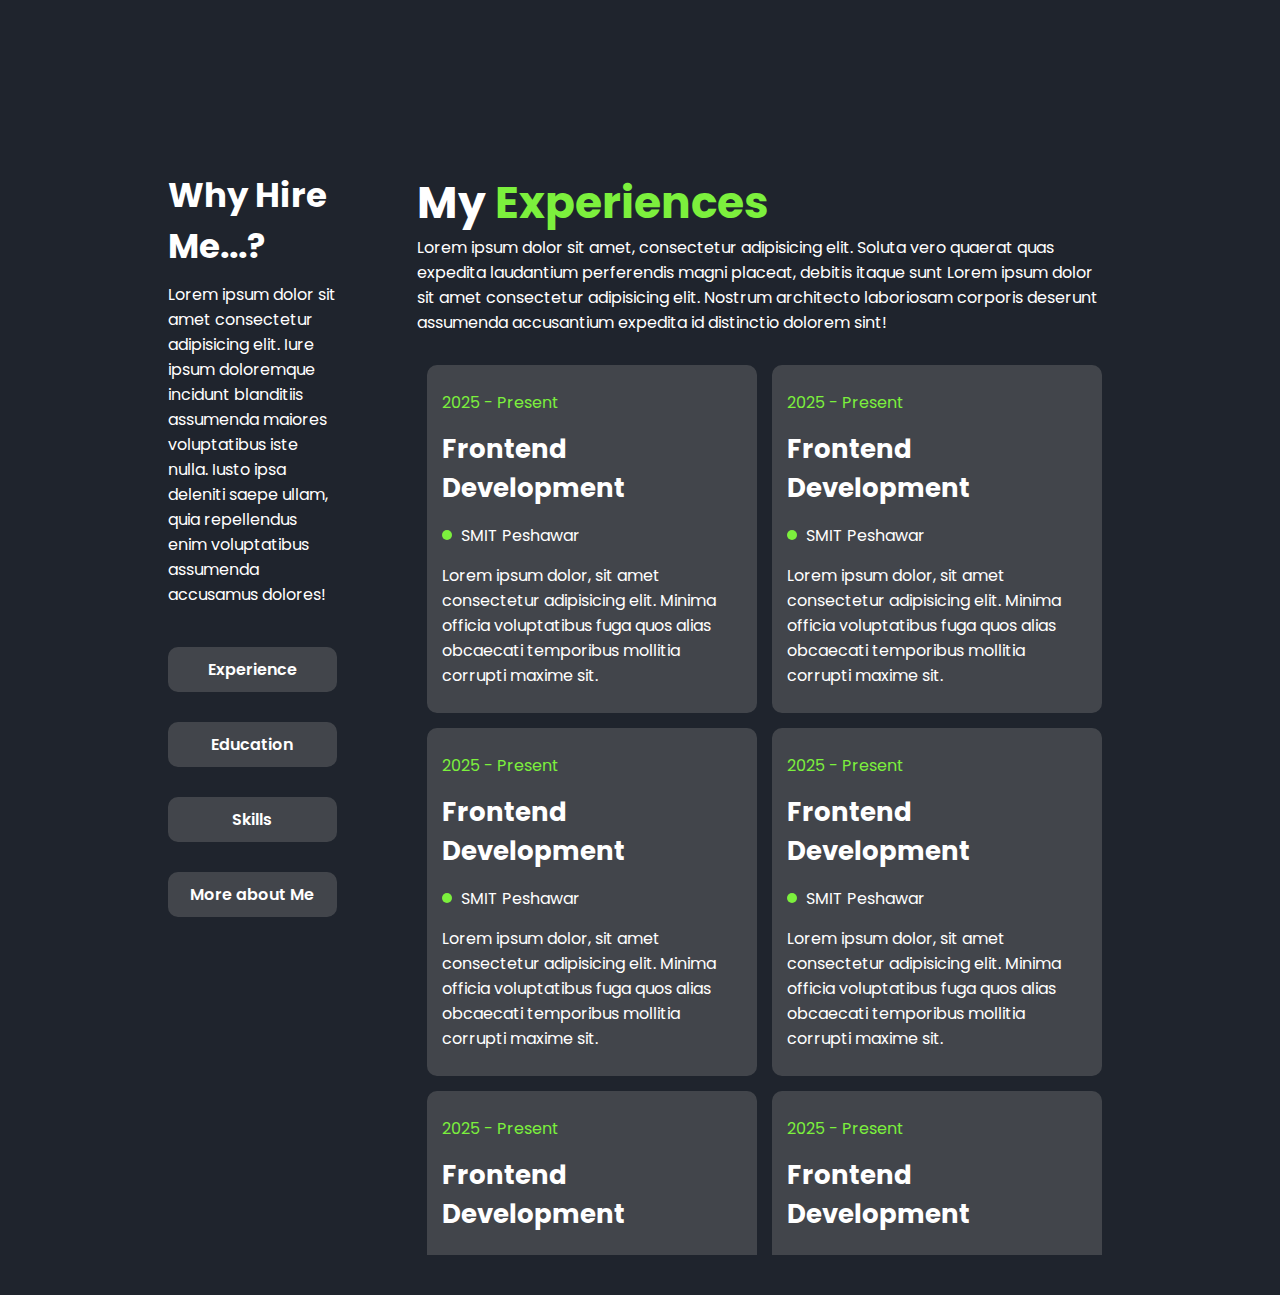
<file: about.html>
<!DOCTYPE html>
<html lang="en">
<head>
    <meta charset="UTF-8">
    <meta name="viewport" content="width=device-width, initial-scale=1.0">
    <title>Document</title>
     <link href='https://unpkg.com/boxicons@2.1.4/css/boxicons.min.css' rel='stylesheet'>
     <style>
        @import url('https://fonts.googleapis.com/css2?family=Poppins:ital,wght@0,100;0,200;0,300;0,400;0,500;0,600;0,700;0,800;0,900;1,100;1,200;1,300;1,400;1,500;1,600;1,700;1,800;1,900&display=swap');
*{
     font-family: "Poppins", sans-serif;
  font-weight: 600;
  font-style: normal;
  margin: 0;
  padding: 0;
  box-sizing: border-box;
}
body{
    background-color: #1f242d;
}

.navbar{
    position: fixed;
    top: 0;
    left: 0;
    width: 100%;
    /* background-color: slateblue; */
    padding: 25px 9%;
    /* border: 2px solid black; */
    display: flex;
    justify-content: space-between;
    align-items: center;
    z-index: 100;
    visibility: hidden;
    opacity: 0;
    animation: navbaranimation 1.5s linear  forwards;
    animation-delay: 1s ;
}
@keyframes navbaranimation {
    100%{
        visibility: visible;
        opacity: 1;
    }
}
.navbar ul{
      display: flex;
    justify-content: center;
    align-items: center;
    gap: 60px;
}
.navbar ul li{
    list-style: none;
    /* border: 2px solid black; */
}
.navbar ul li a{
    font-weight: 500;
    font-size: 20px;
    text-decoration: none;
    color: white;
    border: none;
    border-radius: 20px;
    
  transition: 0.3s ease;
    &:hover{
       
        color: #7cf03d;
      
    }
}
.navbar ul li .active{
    color: #7cf03d;
}

.navbar .logo {
    text-decoration: none;
    color: white;
    font-size: 30px;
    font-weight: 700;
}
.about{
    width: 80vw;
    /* border: 2px solid white; */
    margin: auto;
 margin-top: 130px;
    padding: 10px;
}
.boxes{
/* border: 2px solid orange; */
padding: 10px;
display: flex;
gap: 40px;
}
.menu{
    width: 50vw;
    height: 50vh;
/* border: 2px solid orange; */
padding: 20px;
color: white;
display: flex;
flex-direction: column;
gap: 10px;

}
.menu h2{
    font-size: 34px;
    font-weight: bold;
}
.menu p{
    font-size: 16px;
    font-weight: normal;
}
.boxes .menu .options{
    display: flex;
    flex-direction: column;
    /* border: 2px solid green; */
    gap: 30px;
     margin-top: 30px;
}
.boxes .menu .options a{
   
    border: none;
    background-color: rgba(128, 128, 128, 0.366);
    text-decoration: none;
    color: white;
    text-align: center;
    padding: 10px;
    border-radius: 10px;
    transition: 0.3s ease;
    &:hover{
        color: #7cf03d;
        border: 2px solid #7cf03d;
    }
}
.info{
padding: 20px;
/* border: 2px solid rgb(255, 0, 170); */
}
.info h2{
    color: white;
    font-size: 44px;
    font-weight: bold;
}
.info h2 span{
    color: #7cf03d;
    font-size: 44px;
font-weight: bold;
}
.info p{
    font-size: 16px;
    font-weight: normal;
    color: white;
}
.info .experiences{
    /* border: 2px solid slateblue; */
    margin-top: 20px;
    padding: 10px;
    display: grid;
    grid-template-columns: repeat(2, 1fr);
    gap: 15px;
    overflow: auto;
    height: 100vh;
}
.info .experiences::-webkit-scrollbar{
    display: none;
}
.experiences .box{
    border: none;
    padding: 25px 15px;
    display: flex;
    flex-direction: column;
    gap: 15px;
    border-radius: 10px;
    background-color: rgba(128, 128, 128, 0.366) ;
}
.box .date{
    font-weight: normal;
    font-size: 16px;
    color: #7cf03d;
}
.box h3{
    font-size: 26px;
    font-weight: bold;
    color: white;
}
.box p{
     font-weight: normal;
    font-size: 16px;
}
.box p span{
    color: #7cf03d;
    padding: 5px;
    font-size: 0px;
    border-radius: 50%;
    background-color: #7cf03d;
    display: inline-block;
    vertical-align: middle;
        transform: translatey(-2px);
margin-right: 5px;
}
     </style>
</head>
<body>
      <nav class="navbar">
        <a href="#" class="logo">My Portfolio</a>
        <ul>
            <li><a href="index.html" class="active">Home</a></li>
            <li><a href="about.html">About Me</a></li>
            <li><a href="services.html">Service</a></li>
            <li><a href="portfolio.html">Portfolio</a></li>
            <li><a href="contact.html">Contact</a></li>
        </ul>
    </nav>
    <section class="about">
        <div class="boxes">
            <div class="menu">
                <h2>Why Hire Me...?</h2>
                <p>Lorem ipsum dolor sit amet consectetur adipisicing elit. Iure ipsum doloremque incidunt blanditiis assumenda maiores voluptatibus iste nulla. Iusto ipsa deleniti saepe ullam, quia repellendus enim voluptatibus assumenda accusamus dolores!</p>
                <div class="options">
                    <a href="#">Experience</a>
                    <a href="./about/education.html">Education</a>
                    <a href="./about/skills.html">Skills</a>
                    <a href="./about/aboutme.html">More about Me</a>
                </div>
            </div>
            <div class="info">
                <h2>My <span>Experiences</span></h2>
                <p>Lorem ipsum dolor sit amet, consectetur adipisicing elit. Soluta vero quaerat quas expedita laudantium perferendis magni placeat, debitis itaque sunt Lorem ipsum dolor sit amet consectetur adipisicing elit. Nostrum architecto laboriosam corporis deserunt assumenda accusantium expedita id distinctio dolorem sint!</p>
                <div class="experiences">
                    <div class="box">
                        <p class="date">2025 - Present</p>
                        <h3>Frontend Development</h2>
                        <p><span>dot</span> SMIT Peshawar</p>
                        <p class="paragraph">Lorem ipsum dolor, sit amet consectetur adipisicing elit. Minima officia voluptatibus fuga quos alias obcaecati temporibus mollitia corrupti maxime sit.</p>
                    </div>
                     <div class="box">
                        <p class="date">2025 - Present</p>
                        <h3>Frontend Development</h2>
                        <p><span>dot</span> SMIT Peshawar</p>
                        <p class="paragraph">Lorem ipsum dolor, sit amet consectetur adipisicing elit. Minima officia voluptatibus fuga quos alias obcaecati temporibus mollitia corrupti maxime sit.</p>
                    </div>
                     <div class="box">
                        <p class="date">2025 - Present</p>
                        <h3>Frontend Development</h2>
                        <p><span>dot</span> SMIT Peshawar</p>
                        <p class="paragraph">Lorem ipsum dolor, sit amet consectetur adipisicing elit. Minima officia voluptatibus fuga quos alias obcaecati temporibus mollitia corrupti maxime sit.</p>
                    </div>
                     <div class="box">
                        <p class="date">2025 - Present</p>
                        <h3>Frontend Development</h2>
                        <p><span>dot</span> SMIT Peshawar</p>
                        <p class="paragraph">Lorem ipsum dolor, sit amet consectetur adipisicing elit. Minima officia voluptatibus fuga quos alias obcaecati temporibus mollitia corrupti maxime sit.</p>
                    </div>
                     <div class="box">
                        <p class="date">2025 - Present</p>
                        <h3>Frontend Development</h2>
                        <p><span>dot</span> SMIT Peshawar</p>
                        <p class="paragraph">Lorem ipsum dolor, sit amet consectetur adipisicing elit. Minima officia voluptatibus fuga quos alias obcaecati temporibus mollitia corrupti maxime sit.</p>
                    </div>
                     <div class="box">
                        <p class="date">2025 - Present</p>
                        <h3>Frontend Development</h2>
                        <p><span>dot</span> SMIT Peshawar</p>
                        <p class="paragraph">Lorem ipsum dolor, sit amet consectetur adipisicing elit. Minima officia voluptatibus fuga quos alias obcaecati temporibus mollitia corrupti maxime sit.</p>
                    </div>
                  
                  
                </div>
            </div>
        </div>
    </section>
</body>
</html>
</file>
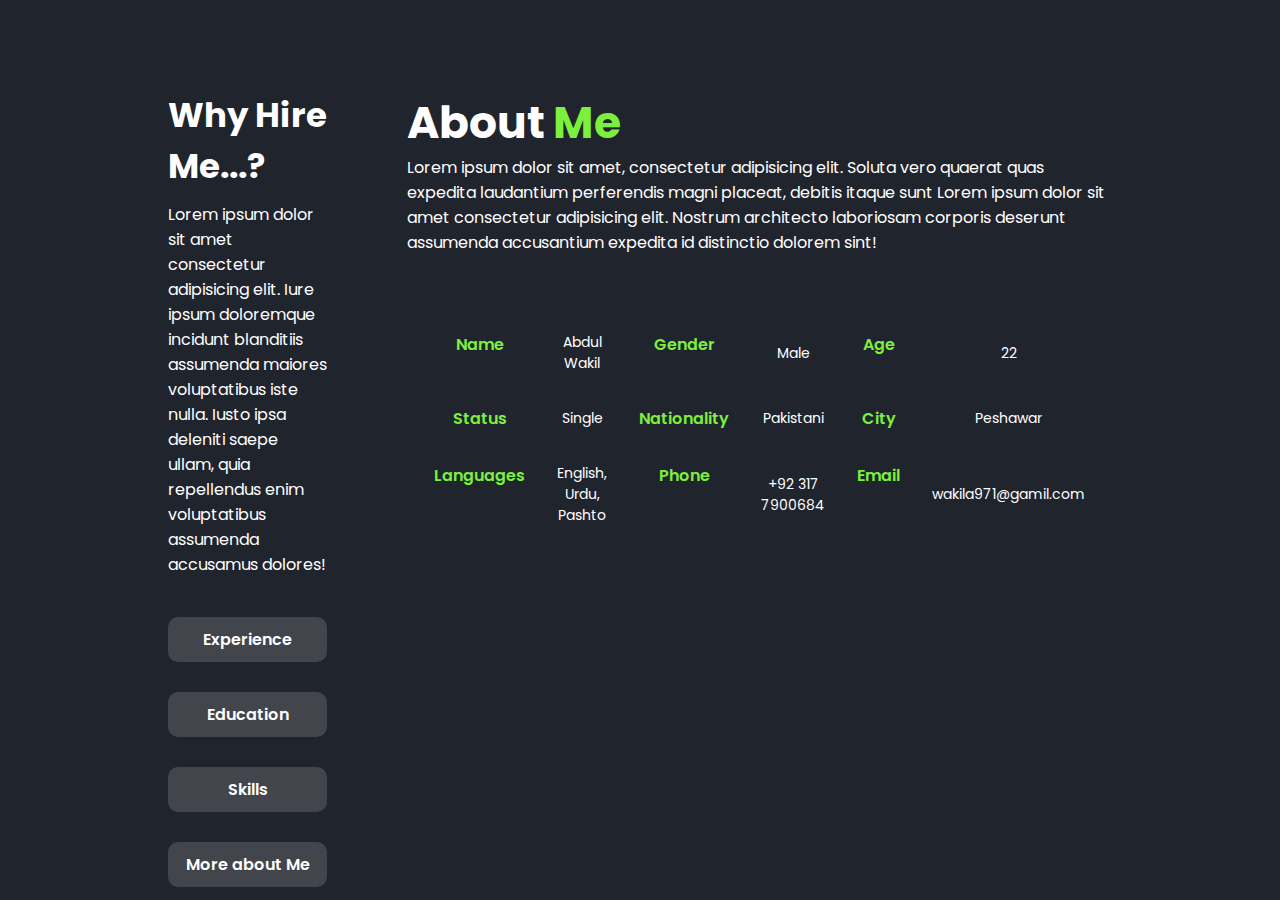
<file: aboutme.html>
<!DOCTYPE html>
<html lang="en">
<head>
    <meta charset="UTF-8">
    <meta name="viewport" content="width=device-width, initial-scale=1.0">
    <title>Document</title>
     <link href='https://unpkg.com/boxicons@2.1.4/css/boxicons.min.css' rel='stylesheet'>
     <style>
        @import url('https://fonts.googleapis.com/css2?family=Poppins:ital,wght@0,100;0,200;0,300;0,400;0,500;0,600;0,700;0,800;0,900;1,100;1,200;1,300;1,400;1,500;1,600;1,700;1,800;1,900&display=swap');
*{
     font-family: "Poppins", sans-serif;
  font-weight: 600;
  font-style: normal;
  margin: 0;
  padding: 0;
  box-sizing: border-box;
}
body{
    background-color: #1f242d;
}

.navbar{
    position: fixed;
    top: 0;
    left: 0;
    width: 100%;
    /* background-color: slateblue; */
    padding: 25px 9%;
    /* border: 2px solid black; */
    display: flex;
    justify-content: space-between;
    align-items: center;
    z-index: 100;
    visibility: hidden;
    opacity: 0;
    animation: navbaranimation 1.5s linear  forwards;
    animation-delay: 1s ;
}
@keyframes navbaranimation {
    100%{
        visibility: visible;
        opacity: 1;
    }
}
.navbar ul{
      display: flex;
    justify-content: center;
    align-items: center;
    gap: 60px;
}
.navbar ul li{
    list-style: none;
    /* border: 2px solid black; */
}
.navbar ul li a{
    font-weight: 500;
    font-size: 20px;
    text-decoration: none;
    color: white;
    border: none;
    border-radius: 20px;
    
  transition: 0.3s ease;
    &:hover{
       
        color: #7cf03d;
      
    }
}
.navbar ul li .active{
    color: #7cf03d;
}

.navbar .logo {
    text-decoration: none;
    color: white;
    font-size: 30px;
    font-weight: 700;
}
.about{
    width: 80vw;
    /* border: 2px solid white; */
    margin: auto;
 margin-top: 50px;
    padding: 10px;
}
.boxes{
/* border: 2px solid orange; */
padding: 10px;
display: flex;
gap: 40px;
}
.menu{
    width: 50vw;
    height: 50vh;
/* border: 2px solid orange; */
padding: 20px;
color: white;
display: flex;
flex-direction: column;
gap: 10px;

}
.menu h2{
    font-size: 34px;
    font-weight: bold;
}
.menu p{
    font-size: 16px;
    font-weight: normal;
}
.boxes .menu .options{
    display: flex;
    flex-direction: column;
    /* border: 2px solid green; */
    gap: 30px;
     margin-top: 30px;
}
.boxes .menu .options a{
   
    border: none;
    background-color: rgba(128, 128, 128, 0.366);
    text-decoration: none;
    color: white;
    text-align: center;
    padding: 10px;
    border-radius: 10px;
    transition: 0.3s ease;
    &:hover{
        color: #7cf03d;
        border: 2px solid #7cf03d;
    }
}
.info{
padding: 20px;
/* border: 2px solid rgb(255, 0, 170); */
}
.info h2{
    color: white;
    font-size: 44px;
    font-weight: bold;
}
.info h2 span{
    color: #7cf03d;
    font-size: 44px;
font-weight: bold;
}
.info p{
    font-size: 16px;
    font-weight: normal;
    color: white;
}
.myinfo{
    /* border: 2px solid yellow; */
    margin-top: 50px;
    /* border: 2px solid white; */
    padding: 10px;
}

.myinfo tr th{
    display: flex;
    justify-content: center;
    padding: 15px;
    text-align: center;
    color: #7cf03d;
    /* border: 2px solid white; */
    
}
.myinfo tr td{
    /* border: 2px solid white; */
    text-align: center;
    padding: 15px;
    color: white;
    width: 450px;
    font-weight: normal;
    font-size: 14px;
    
}
     </style>
</head>
<body>
      <nav class="navbar">
        <a href="#" class="logo">My Portfolio</a>
        <ul>
            <li><a href="index.html" class="active">Home</a></li>
            <li><a href="about.html">About Me</a></li>
            <li><a href="services.html">Service</a></li>
            <li><a href="portfolio.html">Portfolio</a></li>
            <li><a href="contact.html">Contact</a></li>
        </ul>
    </nav>
    <section class="about">
        <div class="boxes">
            <div class="menu">
                <h2>Why Hire Me...?</h2>
                <p>Lorem ipsum dolor sit amet consectetur adipisicing elit. Iure ipsum doloremque incidunt blanditiis assumenda maiores voluptatibus iste nulla. Iusto ipsa deleniti saepe ullam, quia repellendus enim voluptatibus assumenda accusamus dolores!</p>
                <div class="options">
                    <a href="../about.html">Experience</a>
                    <a href="education.html">Education</a>
                    <a href="skills.html">Skills</a>
                    <a href="aboutme.html">More about Me</a>
                </div>
            </div>
            <div class="info">
                <h2>About <span>Me </span></h2>
                <p>Lorem ipsum dolor sit amet, consectetur adipisicing elit. Soluta vero quaerat quas expedita laudantium perferendis magni placeat, debitis itaque sunt Lorem ipsum dolor sit amet consectetur adipisicing elit. Nostrum architecto laboriosam corporis deserunt assumenda accusantium expedita id distinctio dolorem sint!</p>

                 <table class="myinfo" >
<tr>
    <th scope="row">Name</th>
    <td>Abdul Wakil</td>
    <th>Gender</th>
    <td>Male</td>
    <th>Age</th>
    <td>22</td>
</tr>
   <tr>
      <th>Status</th>
    <td>Single</td>
    <th>Nationality</th>
    <td>Pakistani</td>
    <th>City</th>
    <td>Peshawar</td>
   </tr>

  <tr>
      <th>Languages</th>
      <td>English, Urdu, Pashto</td>
      <th>Phone</th>
      <td>+92 317 7900684</td>
      <th>Email</th>
      <td>wakila971@gamil.com</td>
  </tr>
            </table>
            </div>
           
        </div>
       
    </section>
</body>
</html>
</file>
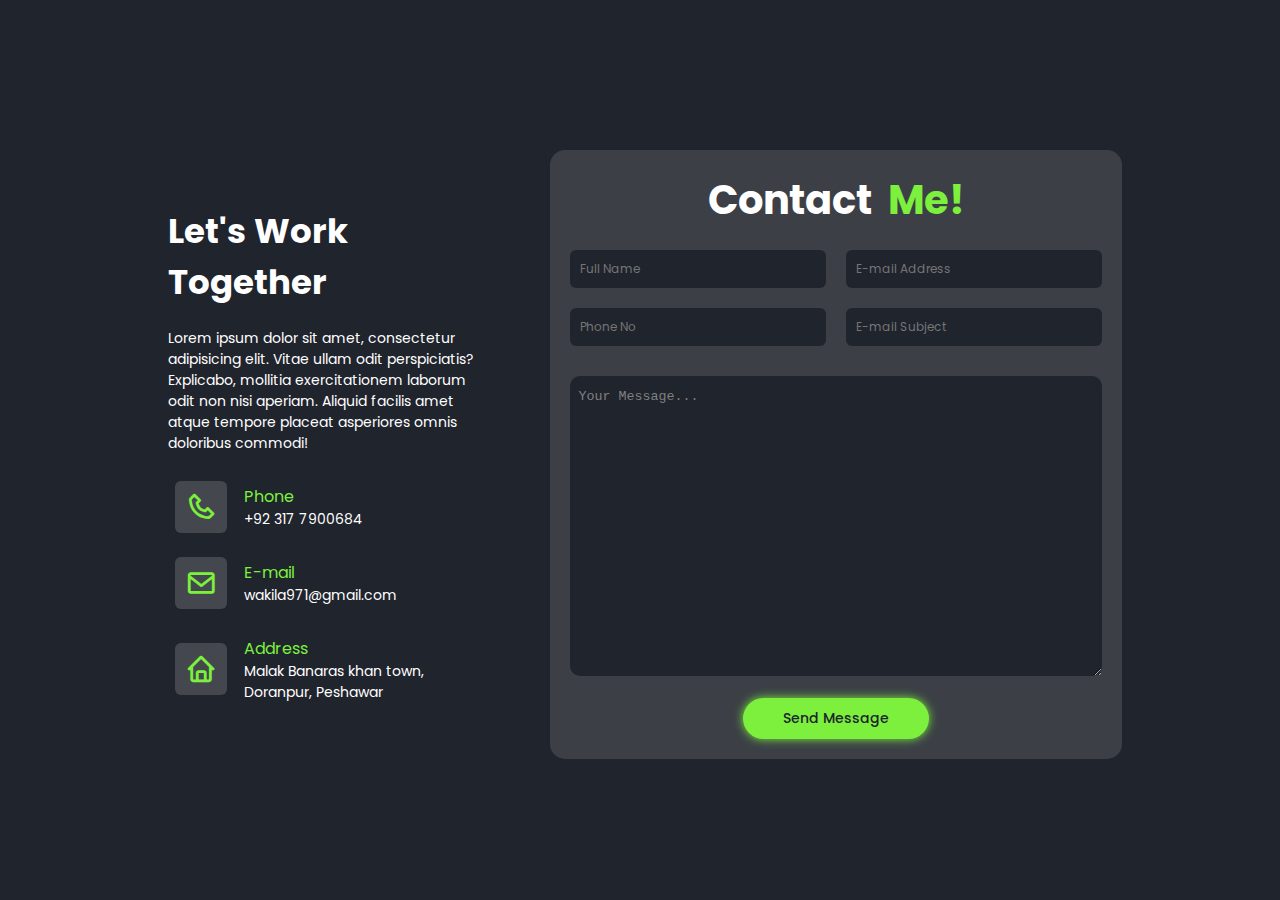
<file: contact.html>
<!DOCTYPE html>
<html lang="en">
<head>
    <meta charset="UTF-8">
    <meta name="viewport" content="width=device-width, initial-scale=1.0">
    <title>Document</title>
     <link href='https://unpkg.com/boxicons@2.1.4/css/boxicons.min.css' rel='stylesheet'>
    <style>
@import url("https://fonts.googleapis.com/css2?family=Poppins:ital,wght@0,100;0,200;0,300;0,400;0,500;0,600;0,700;0,800;0,900;1,100;1,200;1,300;1,400;1,500;1,600;1,700;1,800;1,900&display=swap");
* {
  font-family: "Poppins", sans-serif;
  font-weight: 600;
  font-style: normal;
  margin: 0;
  padding: 0;
  box-sizing: border-box;
}
body {
  background-color: #1f242d;
}

        .navbar {
  position: fixed;
  top: 0;
  left: 0;
  width: 100%;
  /* background-color: slateblue; */
  padding: 25px 9%;
  /* border: 2px solid black; */
  display: flex;
  justify-content: space-between;
  align-items: center;
  z-index: 100;
  visibility: hidden;
  opacity: 0;
  animation: navbaranimation 1.5s linear forwards;
  animation-delay: 1s;
}
@keyframes navbaranimation {
  100% {
    visibility: visible;
    opacity: 1;
  }
}
.navbar ul {
  display: flex;
  justify-content: center;
  align-items: center;
  gap: 60px;
}
.navbar ul li {
  list-style: none;
  /* border: 2px solid black; */
}
.navbar ul li a {
  font-weight: 500;
  font-size: 20px;
  text-decoration: none;
  color: white;
  border: none;
  border-radius: 20px;

  transition: 0.3s ease;
  &:hover {
    color: #7cf03d;
  }
}
.navbar ul li .active {
  color: #7cf03d;
}

.navbar .logo {
  text-decoration: none;
  color: white;
  font-size: 30px;
  font-weight: 700;
}
.contact-container{
    width: 80vw;
    /* border: 2px solid yellow; */
    margin: auto;
    margin-top: 120px;
    /* height: 300px; */
    padding: 10px;
}
.contact-container .contact-me{
    /* border: 2px solid green; */
    padding: 20px;
    display: flex;
    justify-content: center;
    align-items: center;
    gap: 50px;
    

}
.contact-me .contact-details{
    /* border: 2px solid orange; */
    padding: 10px;
    width: 30vw;
}
.contact-me .contact-details .c-heading h2{
    color: white;
    font-size: 34px;
    font-weight: bold;

}
.contact-me .contact-details .c-description p{
    color: white;
    font-size: 14px;
    font-weight: normal;
    margin-top: 20px;
}
.contact-details .contact-sources{
    /* border: 2px solid slateblue; */
    display: flex;
    /* justify-content: center; */
    align-items: center;
    padding: 0 20px;
    gap: 30px;
    margin-top: 30px;
}
.contact-details .contact-sources i{
    color: #7cf03d;
    background-color: rgba(128, 128, 128, 0.391);
    padding: 5px;
    border-radius: 3px;
    transform: scale(2);
}
.contact-details .contact-sources .info{
color: white;
}
.contact-details .contact-sources h3{
    color: #7cf03d;
    font-size: 16px;
    font-weight: normal;
}
.contact-details .contact-sources p{
    font-size: 14px;
    font-weight: normal;
}
 .contact-form{
     border: none;
     padding: 20px;
     width: 50vw;
     background-color: rgba(128, 128, 128, 0.303);
     border-radius: 15px;
}
.contact-form .cf-heading h2{
    color: white;
    display: flex;
    justify-content: center;
    font-size: 40px;
    font-weight: bold;
}
 .contact-form .cf-heading h2 span{
    font-weight: bold;
    color: #7cf03d;
}
 .contact-form .submition-form form{
    display: grid;
    grid-template-columns: repeat(2, 1fr);
    gap: 20px;
    justify-content: center;
    margin-top: 20px;
}
 .contact-form .submition-form form input{
    padding: 10px;
    border-radius: 6px;
    background-color: #1f242d;
    border: none; 
    color: white;  
    font-size: 12px;
    font-weight: normal;
}
 .contact-form .submition-form form input:focus{
    outline: 1px solid #7cf03d;
 }
 .contact-form .submition-form .textarea form{
    display: flex;
    justify-content: center;
    align-items: center;
}
 .contact-form .textarea form label{
    display: none;
 }
 .contact-form .textarea form textarea{
 width: 100%;
 height: 300px;
  margin-top: 30px;
  color: gray;
  font-family: 'Courier New', Courier, monospace;
  font-weight: normal;
  padding: 13px 8px;
  background-color: #1f242d;
  border-radius: 10px;
  border: none;
}
 .contact-form .textarea form textarea:focus{
    outline: 1px solid #7cf03d;
 }
  .contact-form .submit-button{
    display: flex;
    justify-content: center;
  }
  .contact-form .submit-button button{
    margin-top: 15px;
    padding: 10px 40px;
    background-color: #7cf03d;
    border-radius: 30px;
    border: none;
    color: #1f242d;
    font-weight: 500;
    font-size: 14px;
    cursor: pointer;
    box-shadow: 0 0 10px #7cf03d;
    transition: 0.3s ease;
  }
   .contact-form .submit-button button:hover{
        background-color: #1f242d;
        border: 1px solid #7cf03d;
        color: #7cf03d;
        box-shadow: none;
    }


    </style>
</head>
<body>
      <nav class="navbar">
        <a href="#" class="logo">My Portfolio</a>
        <ul>
            <li><a href="index.html" class="active">Home</a></li>
            <li><a href="about.html">About Me</a></li>
            <li><a href="services.html">Service</a></li>
            <li><a href="portfolio.html">Portfolio</a></li>
            <li><a href="contact.html">Contact</a></li>
        </ul>
    </nav> 

    <section class="contact-container">
       <div class="contact-me">
         <div class="contact-details"> 
            <div class="c-heading">
                <h2>Let's Work Together</h2>
            </div>
            <div class="c-description">
                <p>Lorem ipsum dolor sit amet, consectetur adipisicing elit. Vitae ullam odit perspiciatis? Explicabo, mollitia exercitationem laborum odit non nisi aperiam. Aliquid facilis amet atque tempore placeat asperiores omnis doloribus commodi!</p>
            </div>
            <div class="contact-sources">
                <div class="icon">
                    <i class='bx bx-phone'></i>
                </div>
                <div class="info">
                   <h3>Phone</h3>
                    <p>+92 317 7900684</p>
                </div>
            </div>
             <div class="contact-sources">
                <div class="icon">
                    <i class='bx bx-envelope' ></i>
                </div>
                <div class="info">
                    <h3>E-mail</h3>
                    <p>wakila971@gmail.com</p>
                </div>
            </div>
             <div class="contact-sources">
                <div class="icon">
                    <i class='bx bx-home'></i>
                </div>
                <div class="info">
                    <h3>Address</h3>
                    <p>Malak Banaras khan town, Doranpur, Peshawar</p>
                </div>
            </div>
           
        </div>
        <div class="contact-form">
            <div class="cf-heading">
                <h2>Contact &nbsp; <span>Me!</span></h2>
            </div>
          <div class="submition-form">
              <form action="#" method="post">
                <input type="text" name="" id="" placeholder="Full Name">
                <input type="text" name="" id="" placeholder="E-mail Address">
                <input type="text" name="" id="" placeholder="Phone No">
                <input type="text" name="" id="" placeholder="E-mail Subject">
            </form>
          </div>
          <div class="textarea">
            <form action="#" method="post">
                 <label for="message">your message</label>
                <textarea name="message" id="message" >Your Message...</textarea>
            </form>
          </div>
          <div class="submit-button">
            <button type="submit">Send Message</button>
          </div>
        </div>
       </div>
    </section>
</body>
</html>
</file>
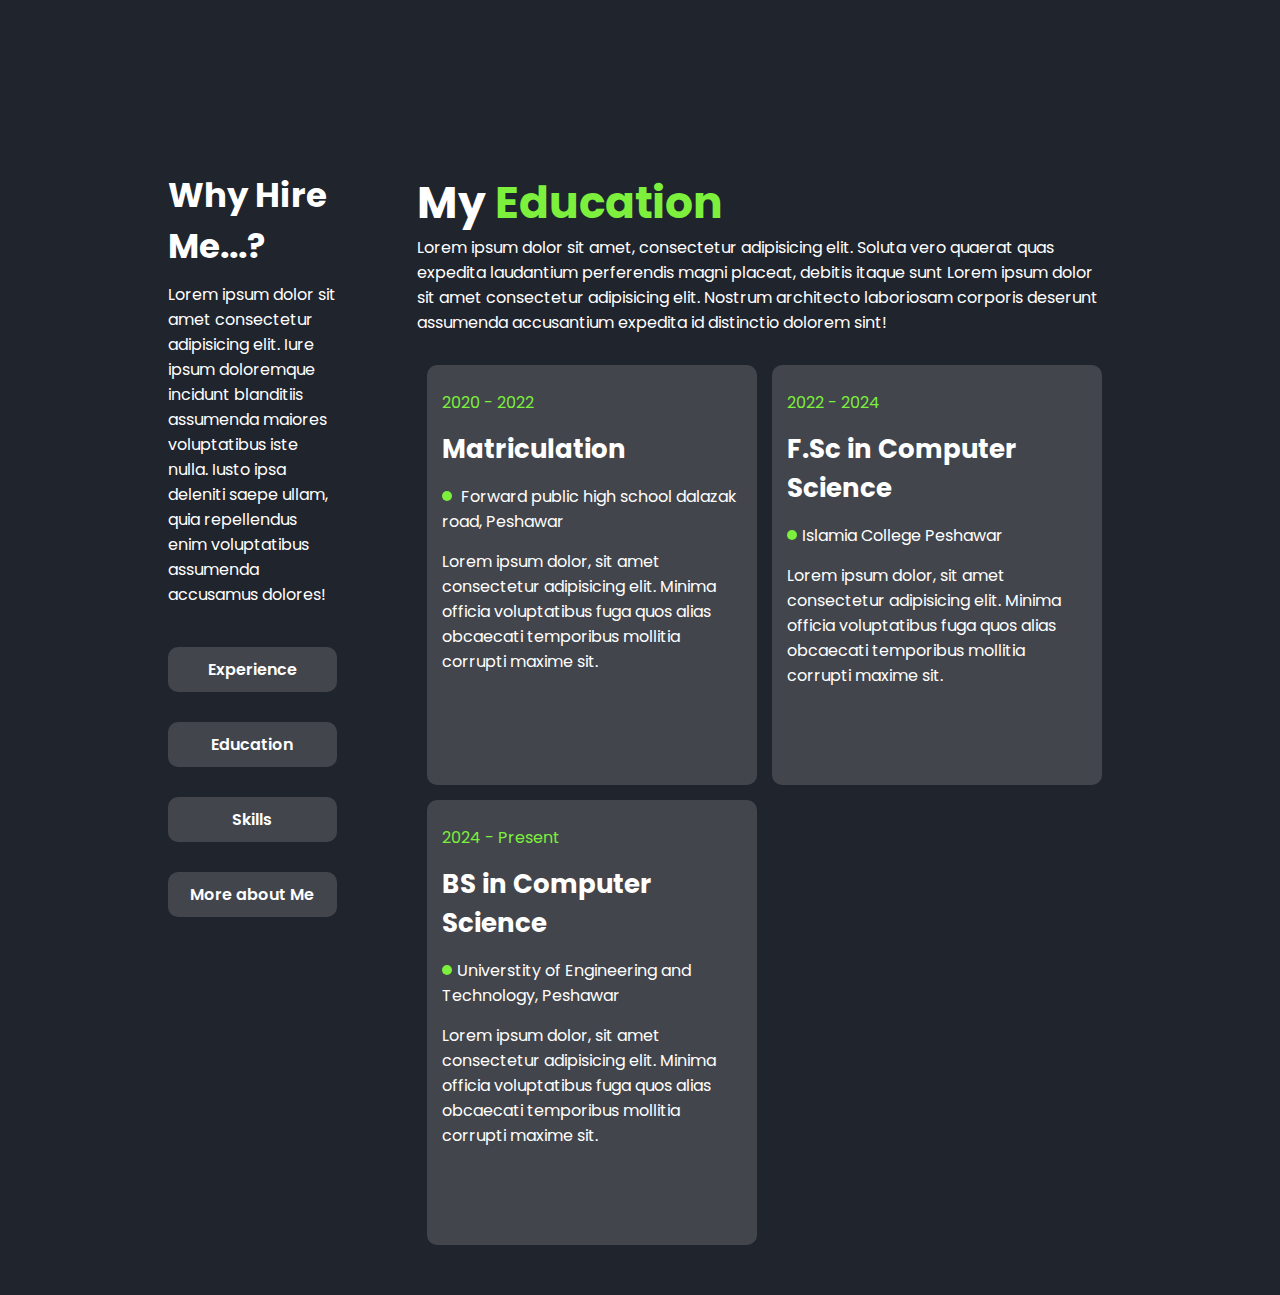
<file: education.html>
<!DOCTYPE html>
<html lang="en">
<head>
    <meta charset="UTF-8">
    <meta name="viewport" content="width=device-width, initial-scale=1.0">
    <title>Document</title>
     <link href='https://unpkg.com/boxicons@2.1.4/css/boxicons.min.css' rel='stylesheet'>
     <style>
        @import url('https://fonts.googleapis.com/css2?family=Poppins:ital,wght@0,100;0,200;0,300;0,400;0,500;0,600;0,700;0,800;0,900;1,100;1,200;1,300;1,400;1,500;1,600;1,700;1,800;1,900&display=swap');
*{
     font-family: "Poppins", sans-serif;
  font-weight: 600;
  font-style: normal;
  margin: 0;
  padding: 0;
  box-sizing: border-box;
}
body{
    background-color: #1f242d;
}

.navbar{
    position: fixed;
    top: 0;
    left: 0;
    width: 100%;
    /* background-color: slateblue; */
    padding: 25px 9%;
    /* border: 2px solid black; */
    display: flex;
    justify-content: space-between;
    align-items: center;
    z-index: 100;
    visibility: hidden;
    opacity: 0;
    animation: navbaranimation 1.5s linear  forwards;
    animation-delay: 1s ;
}
@keyframes navbaranimation {
    100%{
        visibility: visible;
        opacity: 1;
    }
}
.navbar ul{
      display: flex;
    justify-content: center;
    align-items: center;
    gap: 60px;
}
.navbar ul li{
    list-style: none;
    /* border: 2px solid black; */
}
.navbar ul li a{
    font-weight: 500;
    font-size: 20px;
    text-decoration: none;
    color: white;
    border: none;
    border-radius: 20px;
    
  transition: 0.3s ease;
    &:hover{
       
        color: #7cf03d;
      
    }
}
.navbar ul li .active{
    color: #7cf03d;
}

.navbar .logo {
    text-decoration: none;
    color: white;
    font-size: 30px;
    font-weight: 700;
}
.about{
    width: 80vw;
    /* border: 2px solid white; */
    margin: auto;
 margin-top: 130px;
    padding: 10px;
}
.boxes{
/* border: 2px solid orange; */
padding: 10px;
display: flex;
gap: 40px;
}
.menu{
    width: 50vw;
    height: 50vh;
/* border: 2px solid orange; */
padding: 20px;
color: white;
display: flex;
flex-direction: column;
gap: 10px;

}
.menu h2{
    font-size: 34px;
    font-weight: bold;
}
.menu p{
    font-size: 16px;
    font-weight: normal;
}
.boxes .menu .options{
    display: flex;
    flex-direction: column;
    /* border: 2px solid green; */
    gap: 30px;
     margin-top: 30px;
}
.boxes .menu .options a{
   
    border: none;
    background-color: rgba(128, 128, 128, 0.366);
    text-decoration: none;
    color: white;
    text-align: center;
    padding: 10px;
    border-radius: 10px;
    transition: 0.3s ease;
    &:hover{
        color: #7cf03d;
        border: 2px solid #7cf03d;
    }
}
.info{
padding: 20px;
/* border: 2px solid rgb(255, 0, 170); */
}
.info h2{
    color: white;
    font-size: 44px;
    font-weight: bold;
}
.info h2 span{
    color: #7cf03d;
    font-size: 44px;
font-weight: bold;
}
.info p{
    font-size: 16px;
    font-weight: normal;
    color: white;
}
.info .experiences{
    /* border: 2px solid slateblue; */
    margin-top: 20px;
    padding: 10px;
    display: grid;
    grid-template-columns: repeat(2, 1fr);
    gap: 15px;
    overflow: auto;
    height: 100vh;
}
.info .experiences::-webkit-scrollbar{
    display: none;
}
.experiences .box{
    border: none;
    padding: 25px 15px;
    display: flex;
    flex-direction: column;
    gap: 15px;
    border-radius: 10px;
    background-color: rgba(128, 128, 128, 0.366) ;
}
.box .date{
    font-weight: normal;
    font-size: 16px;
    color: #7cf03d;
}
.box h3{
    font-size: 26px;
    font-weight: bold;
    color: white;
}
.box p{
     font-weight: normal;
    font-size: 16px;
}
.box p span{
    color: #7cf03d;
    padding: 5px;
    font-size: 0px;
    border-radius: 50%;
    background-color: #7cf03d;
    display: inline-block;
    vertical-align: middle;
        transform: translatey(-2px);
margin-right: 5px;
}
     </style>
</head>
<body>
      <nav class="navbar">
        <a href="#" class="logo">My Portfolio</a>
        <ul>
            <li><a href="index.html" class="active">Home</a></li>
            <li><a href="about.html">About Me</a></li>
            <li><a href="services.html">Service</a></li>
            <li><a href="portfolio.html">Portfolio</a></li>
            <li><a href="contact.html">Contact</a></li>
        </ul>
    </nav>
    <section class="about">
        <div class="boxes">
            <div class="menu">
                <h2>Why Hire Me...?</h2>
                <p>Lorem ipsum dolor sit amet consectetur adipisicing elit. Iure ipsum doloremque incidunt blanditiis assumenda maiores voluptatibus iste nulla. Iusto ipsa deleniti saepe ullam, quia repellendus enim voluptatibus assumenda accusamus dolores!</p>
                <div class="options">
                    <a href="../about.html">Experience</a>
                    <a href="education.html">Education</a>
                    <a href="skills.html">Skills</a>
                    <a href="aboutme.html">More about Me</a>
                </div>
            </div>
            <div class="info">
                <h2>My <span>Education </span></h2>
                <p>Lorem ipsum dolor sit amet, consectetur adipisicing elit. Soluta vero quaerat quas expedita laudantium perferendis magni placeat, debitis itaque sunt Lorem ipsum dolor sit amet consectetur adipisicing elit. Nostrum architecto laboriosam corporis deserunt assumenda accusantium expedita id distinctio dolorem sint!</p>
                <div class="experiences">
                    <div class="box">
                        <p class="date">2020 - 2022</p>
                        <h3>Matriculation</h2>
                        <p><span>dot</span> Forward public high school dalazak road, Peshawar</p>
                        <p class="paragraph">Lorem ipsum dolor, sit amet consectetur adipisicing elit. Minima officia voluptatibus fuga quos alias obcaecati temporibus mollitia corrupti maxime sit.</p>
                    </div>
                     <div class="box">
                        <p class="date">2022 - 2024</p>
                        <h3>F.Sc in Computer Science</h2>
                        <p><span>dot</span>Islamia College Peshawar </p>
                        <p class="paragraph">Lorem ipsum dolor, sit amet consectetur adipisicing elit. Minima officia voluptatibus fuga quos alias obcaecati temporibus mollitia corrupti maxime sit.</p>
                    </div>
                     <div class="box">
                        <p class="date">2024 - Present</p>
                        <h3>BS in Computer Science</h2>
                        <p><span>dot</span>Universtity of Engineering and Technology, Peshawar</p>
                        <p class="paragraph">Lorem ipsum dolor, sit amet consectetur adipisicing elit. Minima officia voluptatibus fuga quos alias obcaecati temporibus mollitia corrupti maxime sit.</p>
                    </div>
                  
                  
                </div>
            </div>
        </div>
    </section>
</body>
</html>
</file>
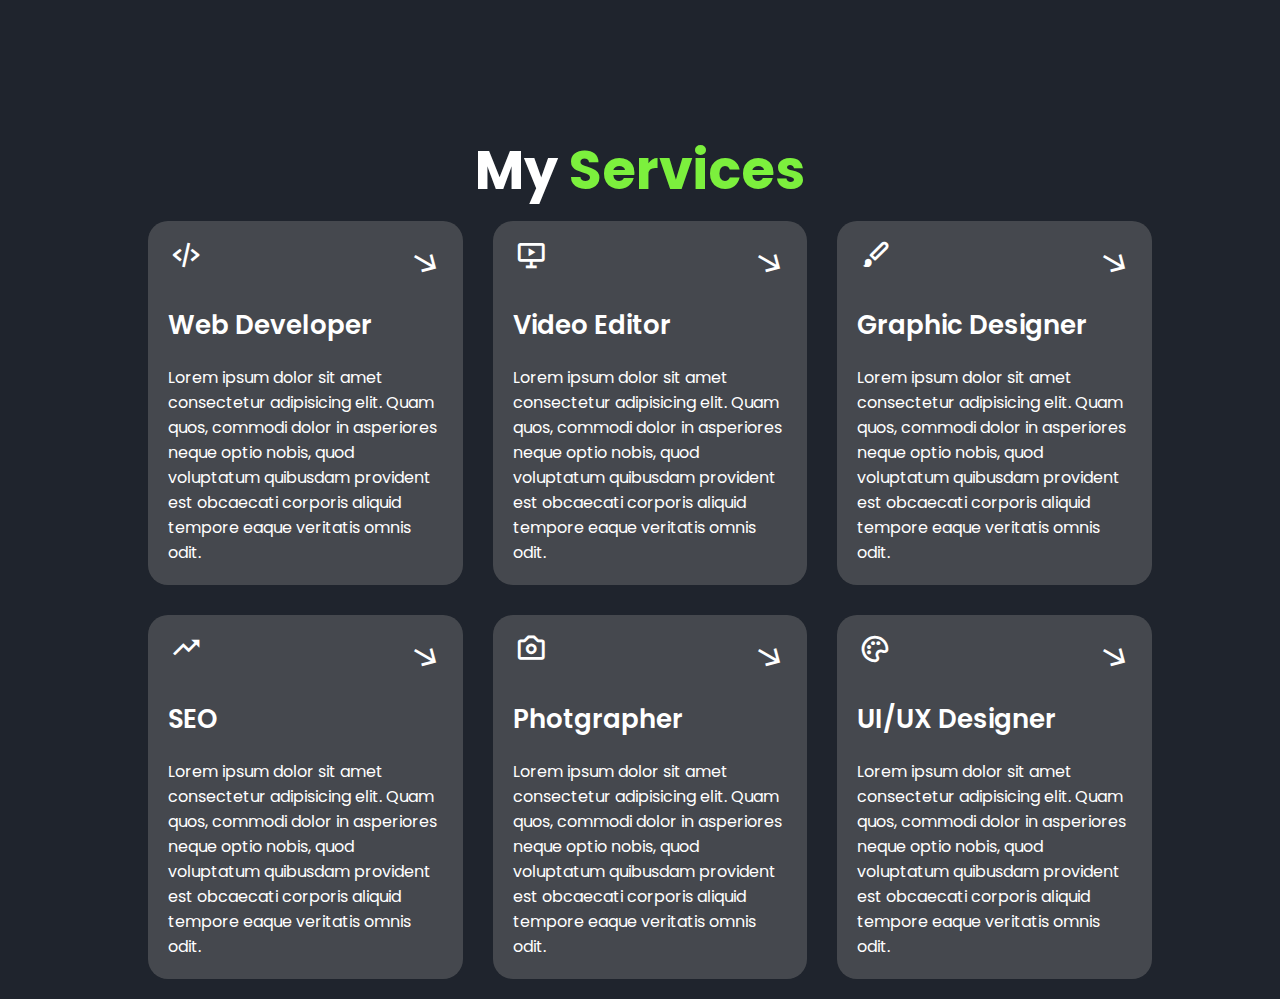
<file: services.html>
<!DOCTYPE html>
<html lang="en">
<head>
    <meta charset="UTF-8">
    <meta name="viewport" content="width=device-width, initial-scale=1.0">
    <title>Document</title>
     <link href='https://unpkg.com/boxicons@2.1.4/css/boxicons.min.css' rel='stylesheet'>
    <style>
@import url('https://fonts.googleapis.com/css2?family=Poppins:ital,wght@0,100;0,200;0,300;0,400;0,500;0,600;0,700;0,800;0,900;1,100;1,200;1,300;1,400;1,500;1,600;1,700;1,800;1,900&display=swap');
*{
     font-family: "Poppins", sans-serif;
  font-weight: 600;
  font-style: normal;
  margin: 0;
  padding: 0;
  box-sizing: border-box;
}
body{
    background-color: #1f242d;
}
.navbar{
    position: fixed;
    top: 0;
    left: 0;
    width: 100%;
    /* background-color: slateblue; */
    padding: 25px 9%;
    /* border: 2px solid black; */
    display: flex;
    justify-content: space-between;
    align-items: center;
    z-index: 100;
    visibility: hidden;
    opacity: 0;
    animation: navbaranimation 1.5s linear  forwards;
    animation-delay: 1s ;
}
@keyframes navbaranimation {
    100%{
        visibility: visible;
        opacity: 1;
    }
}
.navbar ul{
      display: flex;
    justify-content: center;
    align-items: center;
    gap: 60px;
}
.navbar ul li{
    list-style: none;
    /* border: 2px solid black; */
}
.navbar ul li a{
    font-weight: 500;
    font-size: 20px;
    text-decoration: none;
    color: white;
    border: none;
    border-radius: 20px;
    
  transition: 0.3s ease;
    &:hover{
       
        color: #7cf03d;
      
    }
}
.navbar ul li .active{
    color: #7cf03d;
}

.navbar .logo {
    text-decoration: none;
    color: white;
    font-size: 30px;
    font-weight: 700;
}
.services{
    color: white;
    width: 80vw;
    margin: auto;
   /* border: 2px solid red; */
   margin-top: 120px;
   padding: 10px;
}
.services .heading, span{
    font-size: 54px;
    font-weight: bold;
    text-align: center;
     /* border: 2px solid green; */
    color: white;
}
.heading span{
    color: #7cf03d;
}
.services-container{
    /* border: 2px solid green; */
    padding: 10px;
    width: 80vw;
    display: grid;
    grid-template-columns: repeat(3, 1fr);
    gap: 30px;
   
}
.services-box{
    /* border: 2px solid green; */
    display: flex;
    flex-direction: column;
    justify-content: center;
    gap: 20px;
    border-radius: 20px;
    /* text-align: center; */
    padding: 20px;
    background-color: rgba(128, 128, 128, 0.395);
    cursor: pointer;
     transition: 0.3s ease;
     
    
}
 .services-box:hover{
        border: 2px solid #7cf03d;
        /* transform: scale(1.03); */
     }
     .services-box:hover h2,
     .services-box:hover .icon i{
        color: #7cf03d;
     }
.services-box h2{
  font-size: 26px;
  font-weight: 600;
  transition: 0.3s ease;
}
.services-box p{
    font-size: 16px;
    font-weight: normal;
}
.icon{
    display: flex;
    justify-content: space-between;
    margin: 10px;
    /* border: 2px solid green; */
    transition: 0.3s ease;
}
.icon i{
    color: white;
    transform: scale(2);
    cursor: pointer;
}
.icon a i{
    transform: rotate(210deg) scale(2);
    transition: 0.5s ease;
    &:hover{
        transform: rotate(180deg) scale(2);
        border-radius: 50%;
        background-color: rgba(128, 128, 128, 0.395);
        padding: 4px;
    }
}
    </style>
</head>
<body>
      <nav class="navbar">
        <a href="#" class="logo" >My Portfolio</a>
        <ul>
            <li><a href="index.html" class="active">Home</a></li>
            <li><a href="about.html">About Me</a></li>
            <li><a href="services.html">Service</a></li>
            <li><a href="portfolio.html">Portfolio</a></li>
            <li><a href="contact.html">Contact</a></li>
        </ul>
    </nav>
    <div class="baranimation">
        <div class="bars" style="--i:6"></div>
        <div class="bars" style="--i:5"></div>
        <div class="bars" style="--i:4"></div>
        <div class="bars" style="--i:3"></div>
        <div class="bars" style="--i:2"></div>
        <div class="bars" style="--i:1"></div>
    </div>
    <div class="baranimation">
        <div class="bars" style="--i:6"></div>
        <div class="bars" style="--i:5"></div>
        <div class="bars" style="--i:4"></div>
        <div class="bars" style="--i:3"></div>
        <div class="bars" style="--i:2"></div>
        <div class="bars" style="--i:1"></div>
    </div>
    
    <section class="services ">
        <h2 class="heading">My <span>Services</span></h2>
        <div class="services-container">
            <div class="services-box">
                <div class="icon">
                    <i class="bx bx-code-alt"></i>
                   <a href="#"><i class='bx bx-arrow-back' ></i></a>
                </div>
                <h2>Web Developer</h2>
                <p>Lorem ipsum dolor sit amet consectetur adipisicing elit. Quam quos, commodi dolor in asperiores neque optio nobis, quod voluptatum quibusdam provident est obcaecati corporis aliquid tempore eaque veritatis omnis odit.</p>
            </div>
               <div class="services-box">
                <div class="icon">
                  <i class='bx bx-slideshow' ></i>
                   <a href="#"><i class='bx bx-arrow-back' ></i></a>
                </div>
                <h2>Video Editor</h2>
                <p>Lorem ipsum dolor sit amet consectetur adipisicing elit. Quam quos, commodi dolor in asperiores neque optio nobis, quod voluptatum quibusdam provident est obcaecati corporis aliquid tempore eaque veritatis omnis odit.</p>
            </div>
               <div class="services-box">
                <div class="icon">
                    <i class='bx bxs-paint' ></i>
                   <a href="#"><i class='bx bx-arrow-back' ></i></a>
                </div>
                <h2>Graphic Designer</h2>
                <p>Lorem ipsum dolor sit amet consectetur adipisicing elit. Quam quos, commodi dolor in asperiores neque optio nobis, quod voluptatum quibusdam provident est obcaecati corporis aliquid tempore eaque veritatis omnis odit.</p>
            </div>
                <div class="services-box">
                <div class="icon">
                   <i class='bx bx-trending-up' ></i>
                   <a href="#"><i class='bx bx-arrow-back' ></i></a>
                </div>
                <h2>SEO</h2>
                <p>Lorem ipsum dolor sit amet consectetur adipisicing elit. Quam quos, commodi dolor in asperiores neque optio nobis, quod voluptatum quibusdam provident est obcaecati corporis aliquid tempore eaque veritatis omnis odit.</p>
            </div>
               <div class="services-box">
                <div class="icon">
                    <i class='bx bx-camera' ></i>
                   <a href="#"><i class='bx bx-arrow-back' ></i></a>
                </div>
                <h2>Photgrapher</h2>
                <p>Lorem ipsum dolor sit amet consectetur adipisicing elit. Quam quos, commodi dolor in asperiores neque optio nobis, quod voluptatum quibusdam provident est obcaecati corporis aliquid tempore eaque veritatis omnis odit.</p>
            </div>
             <div class="services-box">
                <div class="icon">
                   <i class='bx bx-palette' ></i>
                   <a href="#"><i class='bx bx-arrow-back' ></i></a>
                </div>
                <h2>UI/UX Designer</h2>
                <p>Lorem ipsum dolor sit amet consectetur adipisicing elit. Quam quos, commodi dolor in asperiores neque optio nobis, quod voluptatum quibusdam provident est obcaecati corporis aliquid tempore eaque veritatis omnis odit.</p>
            </div>
          
        </div>
    </section>
</body>
</html>
</file>
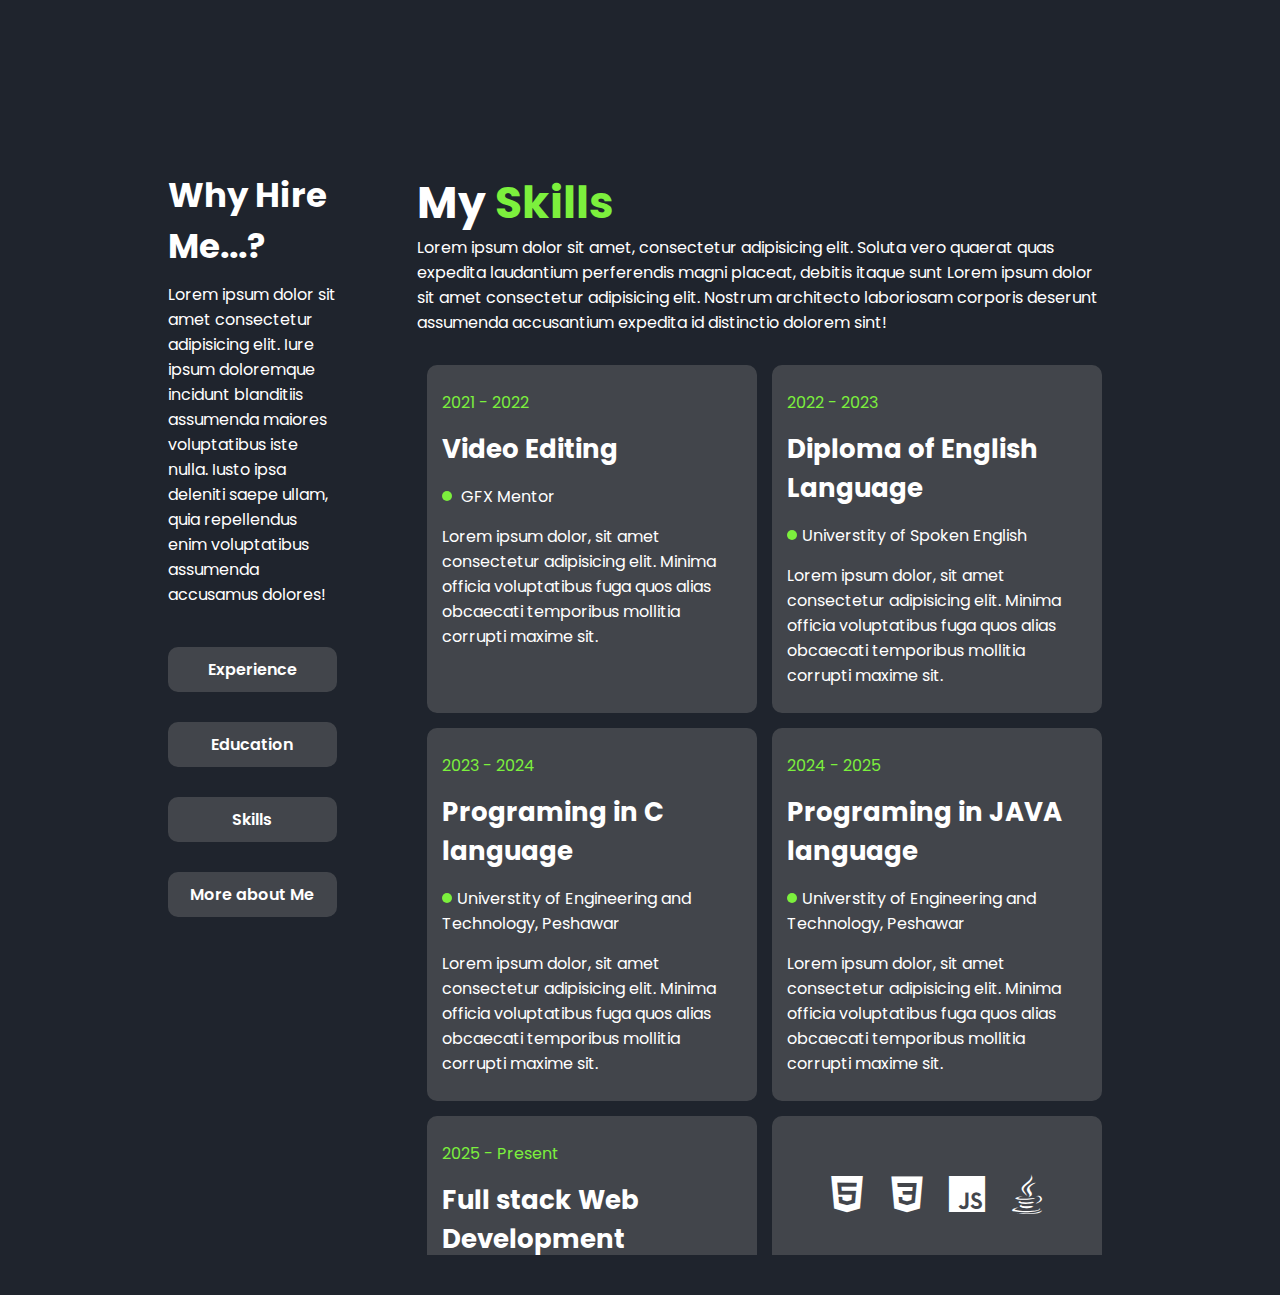
<file: skills.html>
<!DOCTYPE html>
<html lang="en">
<head>
    <meta charset="UTF-8">
    <meta name="viewport" content="width=device-width, initial-scale=1.0">
    <title>Document</title>
     <link href='https://unpkg.com/boxicons@2.1.4/css/boxicons.min.css' rel='stylesheet'>
     <style>
        @import url('https://fonts.googleapis.com/css2?family=Poppins:ital,wght@0,100;0,200;0,300;0,400;0,500;0,600;0,700;0,800;0,900;1,100;1,200;1,300;1,400;1,500;1,600;1,700;1,800;1,900&display=swap');
*{
     font-family: "Poppins", sans-serif;
  font-weight: 600;
  font-style: normal;
  margin: 0;
  padding: 0;
  box-sizing: border-box;
}
body{
    background-color: #1f242d;
}

.navbar{
    position: fixed;
    top: 0;
    left: 0;
    width: 100%;
    /* background-color: slateblue; */
    padding: 25px 9%;
    /* border: 2px solid black; */
    display: flex;
    justify-content: space-between;
    align-items: center;
    z-index: 100;
    visibility: hidden;
    opacity: 0;
    animation: navbaranimation 1.5s linear  forwards;
    animation-delay: 1s ;
}
@keyframes navbaranimation {
    100%{
        visibility: visible;
        opacity: 1;
    }
}
.navbar ul{
      display: flex;
    justify-content: center;
    align-items: center;
    gap: 60px;
}
.navbar ul li{
    list-style: none;
    /* border: 2px solid black; */
}
.navbar ul li a{
    font-weight: 500;
    font-size: 20px;
    text-decoration: none;
    color: white;
    border: none;
    border-radius: 20px;
    
  transition: 0.3s ease;
    &:hover{
       
        color: #7cf03d;
      
    }
}
.navbar ul li .active{
    color: #7cf03d;
}

.navbar .logo {
    text-decoration: none;
    color: white;
    font-size: 30px;
    font-weight: 700;
}
.about{
    width: 80vw;
    /* border: 2px solid white; */
    margin: auto;
 margin-top: 130px;
    padding: 10px;
}
.boxes{
/* border: 2px solid orange; */
padding: 10px;
display: flex;
gap: 40px;
}
.menu{
    width: 50vw;
    height: 50vh;
/* border: 2px solid orange; */
padding: 20px;
color: white;
display: flex;
flex-direction: column;
gap: 10px;

}
.menu h2{
    font-size: 34px;
    font-weight: bold;
}
.menu p{
    font-size: 16px;
    font-weight: normal;
}
.boxes .menu .options{
    display: flex;
    flex-direction: column;
    /* border: 2px solid green; */
    gap: 30px;
     margin-top: 30px;
}
.boxes .menu .options a{
   
    border: none;
    background-color: rgba(128, 128, 128, 0.366);
    text-decoration: none;
    color: white;
    text-align: center;
    padding: 10px;
    border-radius: 10px;
    transition: 0.3s ease;
    &:hover{
        color: #7cf03d;
        border: 2px solid #7cf03d;
    }
}
.info{
padding: 20px;
/* border: 2px solid rgb(255, 0, 170); */
}
.info h2{
    color: white;
    font-size: 44px;
    font-weight: bold;
}
.info h2 span{
    color: #7cf03d;
    font-size: 44px;
font-weight: bold;
}
.info p{
    font-size: 16px;
    font-weight: normal;
    color: white;
}
.info .experiences{
    /* border: 2px solid slateblue; */
    margin-top: 20px;
    padding: 10px;
    display: grid;
    grid-template-columns: repeat(2, 1fr);
    gap: 15px;
    overflow: auto;
    height: 100vh;
}
.info .experiences::-webkit-scrollbar{
    display: none;
}
.experiences .box{
    border: none;
    padding: 25px 15px;
    display: flex;
    flex-direction: column;
    gap: 15px;
    border-radius: 10px;
    background-color: rgba(128, 128, 128, 0.366) ;
}
.box .date{
    font-weight: normal;
    font-size: 16px;
    color: #7cf03d;
}
.box h3{
    font-size: 26px;
    font-weight: bold;
    color: white;
}
.box p{
     font-weight: normal;
    font-size: 16px;
}
.box p span{
    color: #7cf03d;
    padding: 5px;
    font-size: 0px;
    border-radius: 50%;
    background-color: #7cf03d;
    display: inline-block;
    vertical-align: middle;
        transform: translatey(-2px);
margin-right: 5px;
}
.box .skillbox{
    color: white; 
    display: grid;
    grid-template-columns: repeat(4, 1fr);
    gap: 100px 10px;
    justify-content: center;
    padding: 25px 15px;
    /* border: 2px solid green; */
    margin: 20px;
    
}
.box .skillbox .pics{
   display: flex;
   justify-content: center;
 
}
.box .skillbox .pics i{
    transform: scale(3);
    cursor: pointer;
    transition: 0.3s ease;
    &:hover{
  color: #7cf03d;
    }
  
}
     </style>
</head>
<body>
      <nav class="navbar">
        <a href="#" class="logo">My Portfolio</a>
        <ul>
            <li><a href="index.html" class="active">Home</a></li>
            <li><a href="about.html">About Me</a></li>
            <li><a href="services.html">Service</a></li>
            <li><a href="portfolio.html">Portfolio</a></li>
            <li><a href="contact.html">Contact</a></li>
        </ul>
    </nav>
    <section class="about">
        <div class="boxes">
            <div class="menu">
                <h2>Why Hire Me...?</h2>
                <p>Lorem ipsum dolor sit amet consectetur adipisicing elit. Iure ipsum doloremque incidunt blanditiis assumenda maiores voluptatibus iste nulla. Iusto ipsa deleniti saepe ullam, quia repellendus enim voluptatibus assumenda accusamus dolores!</p>
                <div class="options">
                    <a href="../about.html">Experience</a>
                    <a href="education.html">Education</a>
                    <a href="skills.html">Skills</a>
                    <a href="aboutme.html">More about Me</a>
                </div>
            </div>
            <div class="info">
                <h2>My <span>Skills </span></h2>
                <p>Lorem ipsum dolor sit amet, consectetur adipisicing elit. Soluta vero quaerat quas expedita laudantium perferendis magni placeat, debitis itaque sunt Lorem ipsum dolor sit amet consectetur adipisicing elit. Nostrum architecto laboriosam corporis deserunt assumenda accusantium expedita id distinctio dolorem sint!</p>
                <div class="experiences">
                    <div class="box">
                        <p class="date">2021 - 2022</p>
                        <h3>Video Editing</h2>
                        <p><span>dot</span> GFX Mentor</p>
                        <p class="paragraph">Lorem ipsum dolor, sit amet consectetur adipisicing elit. Minima officia voluptatibus fuga quos alias obcaecati temporibus mollitia corrupti maxime sit.</p>
                    </div>
                     <div class="box">
                        <p class="date">2022 - 2023</p>
                        <h3>Diploma of English Language</h2>
                        <p><span>dot</span>Universtity of Spoken English</p>
                        <p class="paragraph">Lorem ipsum dolor, sit amet consectetur adipisicing elit. Minima officia voluptatibus fuga quos alias obcaecati temporibus mollitia corrupti maxime sit.</p>
                    </div>
                     <div class="box">
                        <p class="date">2023 - 2024</p>
                        <h3>Programing in C language</h2>
                        <p><span>dot</span>Universtity of Engineering and Technology, Peshawar</p>
                        <p class="paragraph">Lorem ipsum dolor, sit amet consectetur adipisicing elit. Minima officia voluptatibus fuga quos alias obcaecati temporibus mollitia corrupti maxime sit.</p>
                    </div>
                       <div class="box">
                        <p class="date">2024 - 2025</p>
                        <h3>Programing in JAVA language</h2>
                        <p><span>dot</span>Universtity of Engineering and Technology, Peshawar</p>
                        <p class="paragraph">Lorem ipsum dolor, sit amet consectetur adipisicing elit. Minima officia voluptatibus fuga quos alias obcaecati temporibus mollitia corrupti maxime sit.</p>
                    </div>
                       <div class="box">
                        <p class="date">2025 - Present</p>
                        <h3>Full stack Web Development</h2>
                        <p><span>dot</span>SMIT Peshawar</p>
                        <p class="paragraph">Lorem ipsum dolor, sit amet consectetur adipisicing elit. Minima officia voluptatibus fuga quos alias obcaecati temporibus mollitia corrupti maxime sit.</p>
                    </div>
                      <div class="box">
                  <div class="skillbox">
                              <div class="pics"><i class='bx bxl-html5' title="HTML5"></i></div>
            <div class="pics"><i class='bx bxl-css3' title="CSS3" ></i></div>
            <div class="pics"><i class='bx bxl-javascript' title="Javascript" ></i></div>
            <div class="pics"><i class='bx bxl-java' title="JAVA" ></i></div>
            <div class="pics"><i class='bx bxl-c-plus-plus' title="C/C++" ></i></div>
            <div class="pics"><i class='bx bxl-mongodb' title="MongoDB" ></i></div>
            <div class="pics"><i class='bx bxl-postgresql' title="PostgreSql" ></i></div>
                  </div>
                    </div>
                </div>
            </div>
        </div>
       
    </section>
</body>
</html>
</file>
